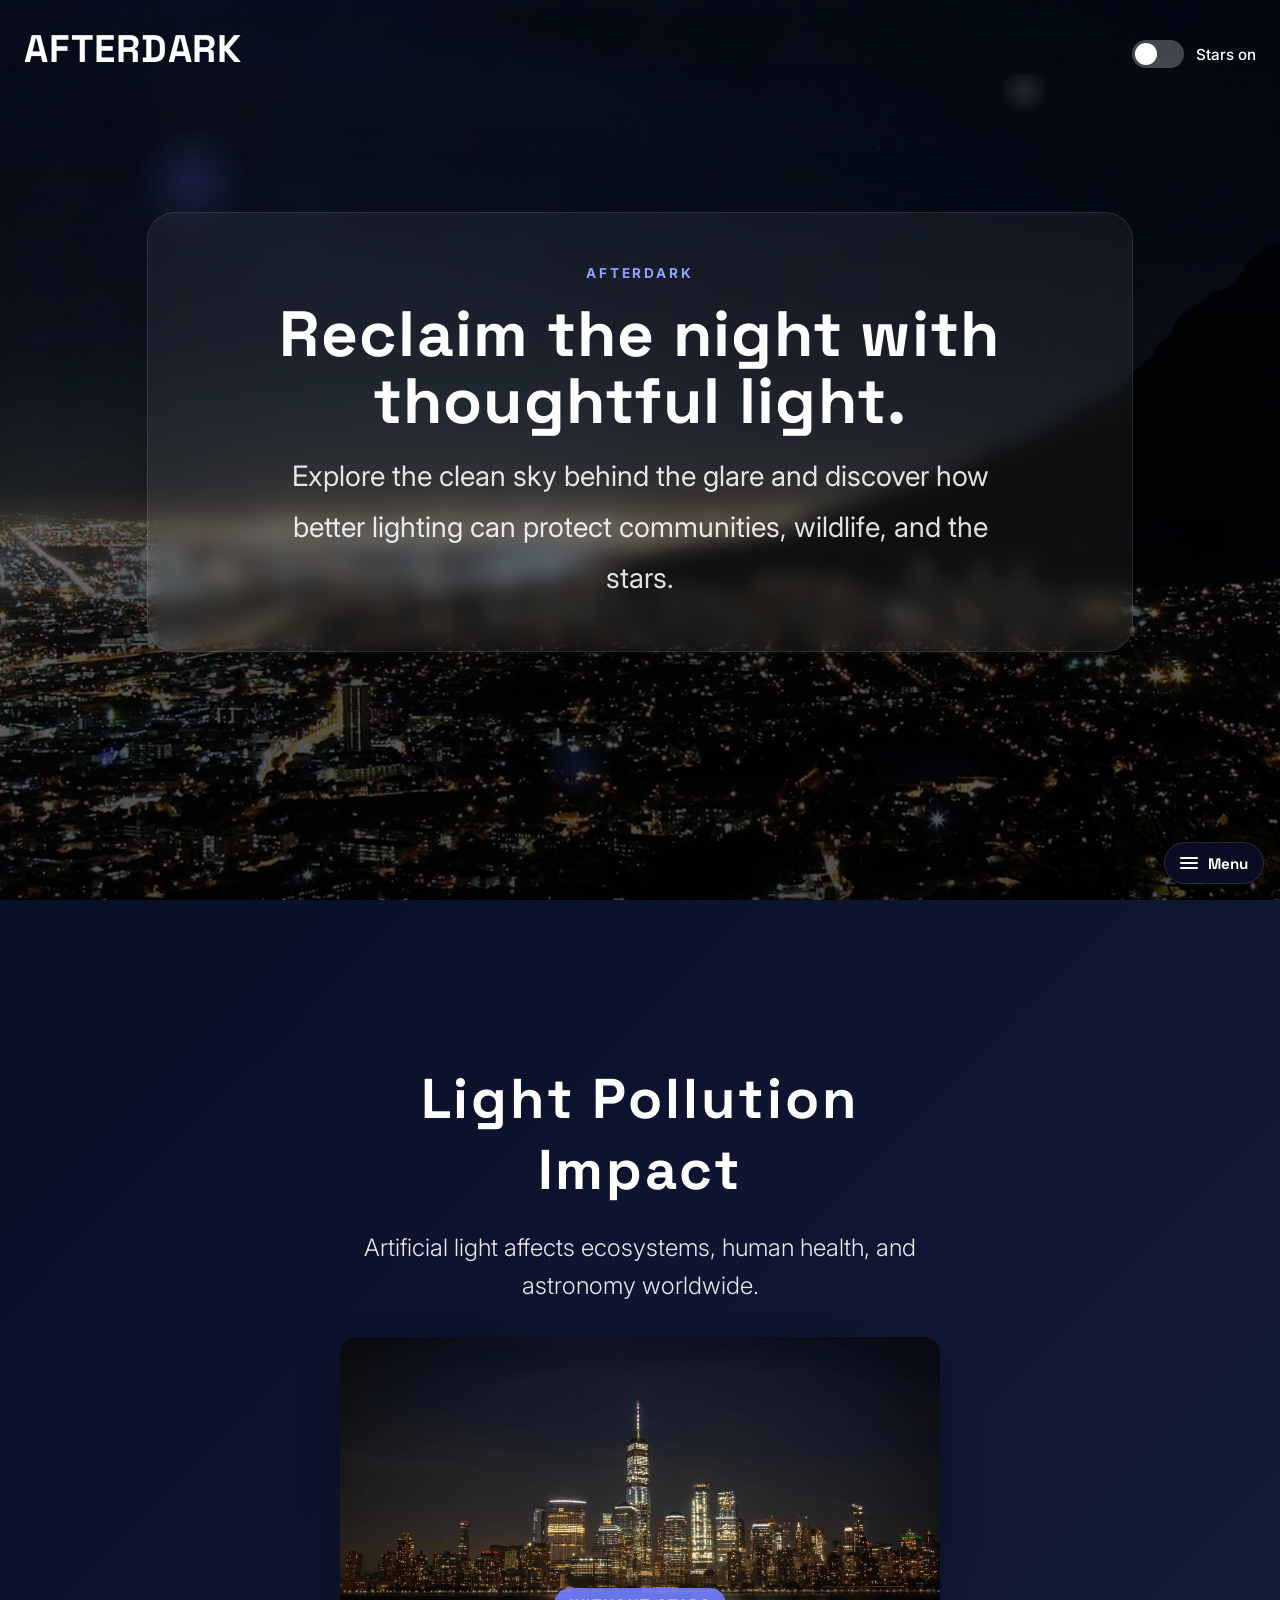
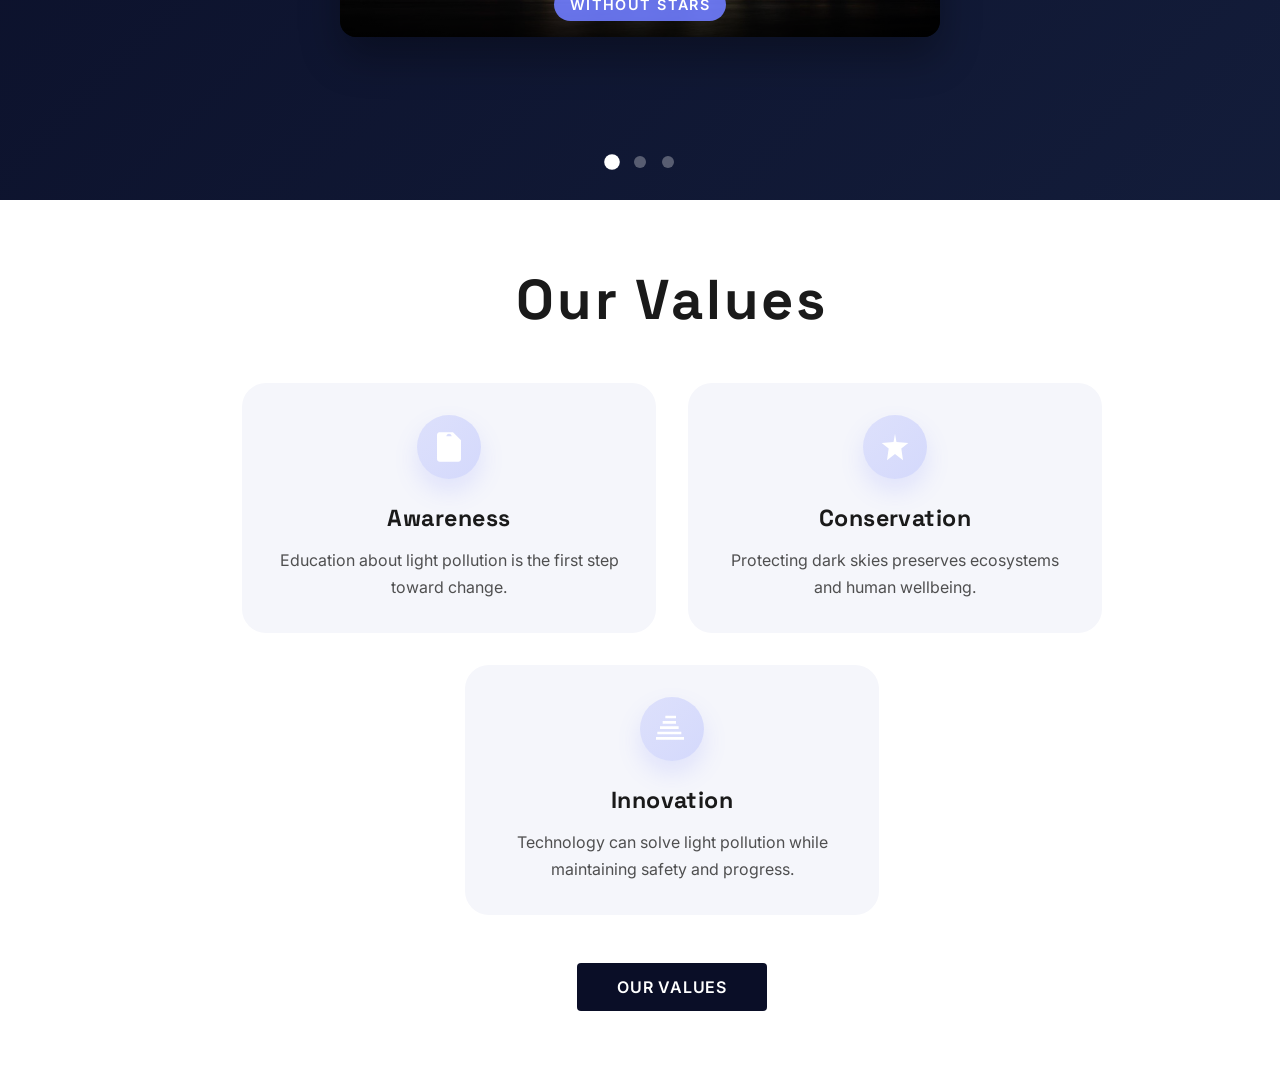
<file: index.html>
<!DOCTYPE html>
<html lang="en">
<head>
    <meta charset="UTF-8">
    <meta name="viewport" content="width=device-width, initial-scale=1.0">
    <title>AFTERDARK</title>
    <link href="https://fonts.googleapis.com/css2?family=Inter:wght@400;600&family=Space+Grotesk:wght@700&display=swap" rel="stylesheet">
    <link rel="icon" type="image/png" href="images/icons-logos/AfterDark.png">
    <link rel="stylesheet" href="css/style.css">
</head>
<body>
    <div class="page-shell">
        <header class="site-header">
            <div class="logo-container">
                <a class="brand-link" href="#">
                    <span class="typewriter-text" style="--chars: 9;">AFTERDARK</span>
                </a>
            </div>
            <div class="toggle-panel">
                <label class="toggle-switch">
                    <input type="checkbox" id="bg-toggle" class="toggle-input">
                    <span class="toggle-slider"></span>
                </label>
                <span class="toggle-label">Stars on</span>
            </div>
        </header>

        <main class="hero">
            <div class="hero-panel">
                <div class="hero-copy">
                    <p class="eyebrow">AfterDark</p>
                    <h1>Reclaim the night with thoughtful light.</h1>
                    <p>Explore the clean sky behind the glare and discover how better lighting can protect communities, wildlife, and the stars.</p>
                </div>
            </div>
        </main>
    </div>

    <section class="slider-section" id="explore">
        <div class="slider-container">
            <div class="slider-wrapper">
                <div class="slide slide-1">
                    <div class="slide-content">
                        <h2>Light Pollution Impact</h2>
                        <p>Artificial light affects ecosystems, human health, and astronomy worldwide.</p>
                        <div class="slide-image">
                            <img src="images/light-pollution-new-york-no-stars.jpg" alt="New York City without stars - light pollution" class="comparison-image">
                            <div class="image-overlay">
                                <span class="image-label">Without Stars</span>
                            </div>
                        </div>
                    </div>
                </div>
                <div class="slide slide-2">
                    <div class="slide-content">
                        <h2>Urban Skyglow</h2>
                        <p>Most of humanity lives under light-polluted skies, disconnected from the stars.</p>
                        <div class="slide-image">
                            <img src="images/light-pollution-new-york-stars.jpg" alt="New York City with visible stars - what it could look like" class="comparison-image">
                            <div class="image-overlay">
                                <span class="image-label">With Stars</span>
                            </div>
                        </div>
                    </div>
                </div>
                <div class="slide slide-3">
                    <div class="slide-content">
                        <h2>A Brighter Future</h2>
                        <p>Smart lighting and awareness create pathways to restore dark skies.</p>
                        <div class="slide-image">
                            <img src="images/light-pollution-barcelona-stars.jpg" alt="Barcelona night sky with stars visible" class="comparison-image">
                            <div class="image-overlay">
                                <span class="image-label">Restored Night Sky</span>
                            </div>
                        </div>
                    </div>
                </div>
            </div>
            <div class="slider-controls">
                <button class="slider-dot active" data-slide="0"></button>
                <button class="slider-dot" data-slide="1"></button>
                <button class="slider-dot" data-slide="2"></button>
            </div>
        </div>
    </section>

    <section class="values-section">
        <div class="values-container">
            <h2 class="section-title">Our Values</h2>
            <div class="values-grid">
                <div class="value-card">
                    <div class="value-icon">
                        <svg width="48" height="48" viewBox="0 0 24 24" fill="none" xmlns="http://www.w3.org/2000/svg">
                            <path d="M12 2C13.1 2 14 2.9 14 4C14 5.1 13.1 6 12 6C10.9 6 10 5.1 10 4C10 2.9 10.9 2 12 2ZM21 9V7L15 1H5C3.89 1 3 1.89 3 3V21C3 22.11 3.89 23 5 23H19C20.11 23 21 22.11 21 21V9M19 9H14V4H5V21H19V9Z" fill="#6f7dff"/>
                        </svg>
                    </div>
                    <h3>Awareness</h3>
                    <p>Education about light pollution is the first step toward change.</p>
                </div>
                <div class="value-card">
                    <div class="value-icon">
                        <svg width="48" height="48" viewBox="0 0 24 24" fill="none" xmlns="http://www.w3.org/2000/svg">
                            <path d="M12 2L13.09 8.26L22 9L16.74 13.09L18 22L12 17.27L6 22L7.26 13.09L2 9L10.91 8.26L12 2Z" fill="#6f7dff"/>
                        </svg>
                    </div>
                    <h3>Conservation</h3>
                    <p>Protecting dark skies preserves ecosystems and human wellbeing.</p>
                </div>
                <div class="value-card">
                    <div class="value-icon">
                        <svg width="48" height="48" viewBox="0 0 24 24" fill="none" xmlns="http://www.w3.org/2000/svg">
                            <path d="M9 2V4H7V2H9M11 2V4H9V2H11M13 2V4H11V2H13M15 2V4H13V2H15M7 6V8H5V6H7M9 6V8H7V6H9M11 6V8H9V6H11M13 6V8H11V6H13M15 6V8H13V6H15M5 10V12H3V10H5M7 10V12H5V10H7M9 10V12H7V10H9M11 10V12H9V10H11M13 10V12H11V10H13M15 10V12H13V10H15M17 10V12H15V10H17M3 14V16H1V14H3M5 14V16H3V14H5M7 14V16H5V14H7M9 14V16H7V14H9M11 14V16H9V14H11M13 14V16H11V14H13M15 14V16H13V14H15M17 14V16H15V14H17M19 14V16H17V14H19M1 18V20H-1V18H1M3 18V20H1V18H3M5 18V20H3V18H5M7 18V20H5V18H7M9 18V20H7V18H9M11 18V20H9V18H11M13 18V20H11V18H13M15 18V20H13V18H15M17 18V20H15V18H17M19 18V20H17V18H19M21 18V20H19V18H21Z" fill="#6f7dff"/>
                        </svg>
                    </div>
                    <h3>Innovation</h3>
                    <p>Technology can solve light pollution while maintaining safety and progress.</p>
                </div>
            </div>
            <a href="values.html" class="values-button">OUR VALUES</a>
        </div>
    </section>

    <div class="bottom-menu" id="bottomMenu">
        <button class="bottom-menu-toggle" id="menuToggle" aria-expanded="false" aria-controls="menuContent">
            <span class="menu-icon"><span></span></span>
            <span class="menu-label">Menu</span>
        </button>
        <div class="bottom-menu-content" id="menuContent" aria-hidden="true">
            <nav class="bottom-nav">
                <a href="values.html">Values</a>
                <a href="goalsandactionplan.html">Goals & Plan</a>
                <a href="q&a.html">Q&A</a>
            </nav>
        </div>
    </div>

    <script src="js/javascriptOne.js" defer></script>
</body>
</html>
</file>
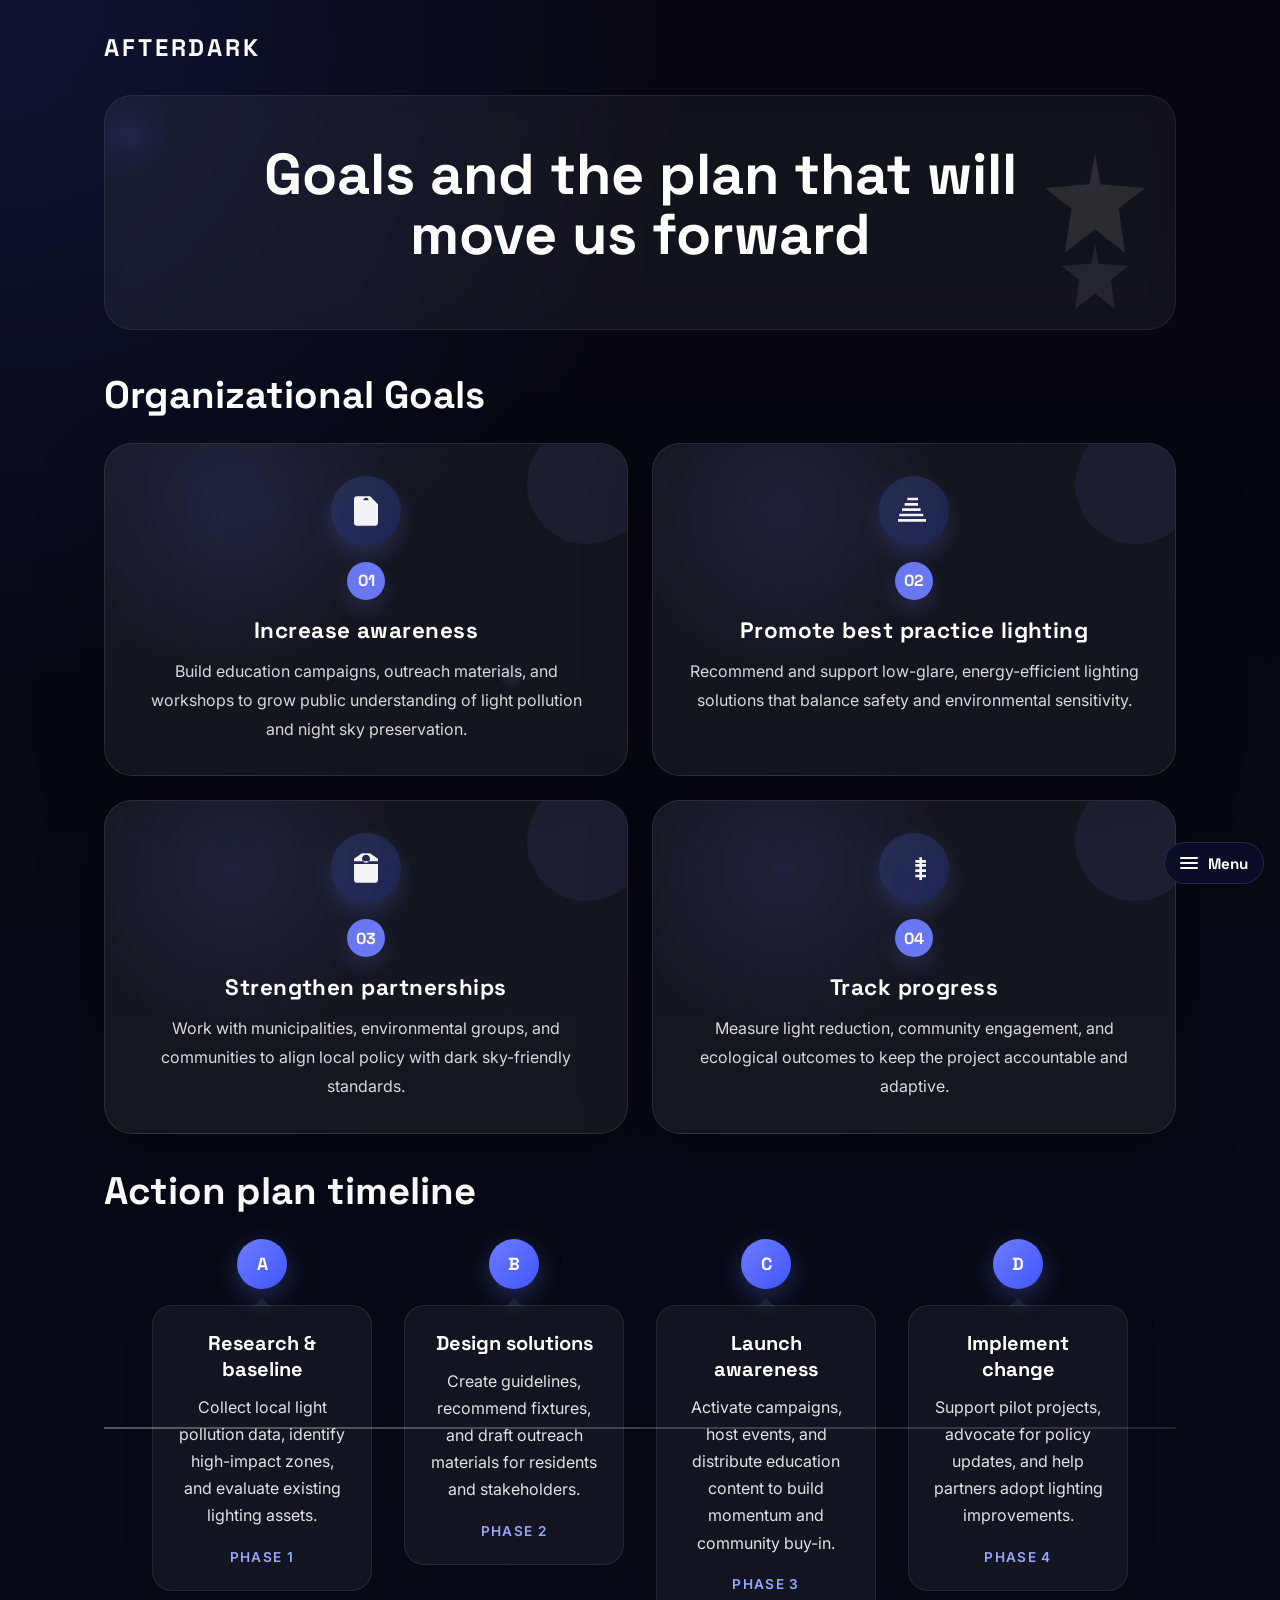
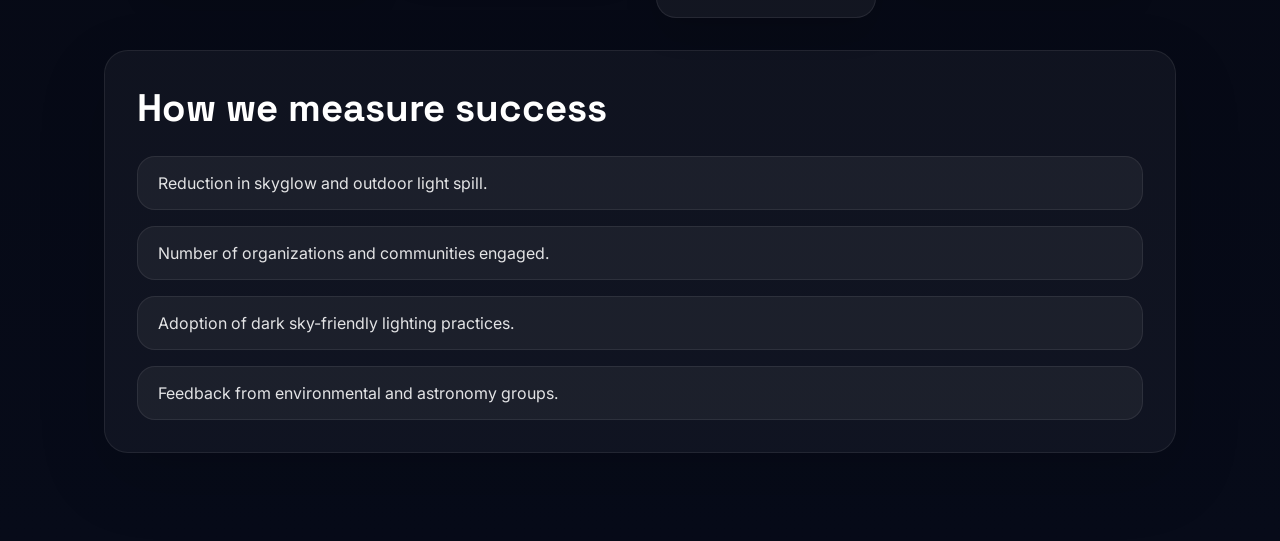
<file: goalsandactionplan.html>
<!DOCTYPE html>
<html lang="en">
<head>
    <meta charset="UTF-8">
    <meta name="viewport" content="width=device-width, initial-scale=1.0">
    <title>AFTERDARK | Goals & Action Plan</title>
    <link href="https://fonts.googleapis.com/css2?family=Inter:wght@400;600&family=Space+Grotesk:wght@700&display=swap" rel="stylesheet">
    <link rel="icon" type="image/png" href="images/icons-logos/AfterDark.png">
    <link rel="stylesheet" href="css/goalnplan.css">
</head>
<body>
    <div class="goal-shell">
        <header class="goal-header">
            <div>
                <a class="brand-link" href="index.html">AFTERDARK</a>
            </div>
        </header>

        <section class="goal-hero">
            <div class="goal-hero-copy">
                <h1>Goals and the plan that will move us forward</h1>
            </div>
            <div class="hero-decoration">
                <div class="star-decoration">
                    <svg width="120" height="120" viewBox="0 0 24 24" fill="none" xmlns="http://www.w3.org/2000/svg">
                        <path d="M12 2L13.09 8.26L22 9L16.74 13.09L18 22L12 17.27L6 22L7.26 13.09L2 9L10.91 8.26L12 2Z" fill="rgba(255, 255, 255, 0.1)"/>
                    </svg>
                </div>
                <div class="star-decoration small">
                    <svg width="80" height="80" viewBox="0 0 24 24" fill="none" xmlns="http://www.w3.org/2000/svg">
                        <path d="M12 2L13.09 8.26L22 9L16.74 13.09L18 22L12 17.27L6 22L7.26 13.09L2 9L10.91 8.26L12 2Z" fill="rgba(255, 255, 255, 0.08)"/>
                    </svg>
                </div>
            </div>
        </section>

        <section class="goal-goals-section">
            <h2>Organizational Goals</h2>
            <div class="goal-cards">
                <article class="goal-card">
                    <div class="goal-icon">
                        <svg width="48" height="48" viewBox="0 0 24 24" fill="none" xmlns="http://www.w3.org/2000/svg">
                            <path d="M12 2C13.1 2 14 2.9 14 4C14 5.1 13.1 6 12 6C10.9 6 10 5.1 10 4C10 2.9 10.9 2 12 2ZM21 9V7L15 1H5C3.89 1 3 1.89 3 3V21C3 22.11 3.89 23 5 23H19C20.11 23 21 22.11 21 21V9M19 9H14V4H5V21H19V9Z" fill="#6f7dff"/>
                        </svg>
                    </div>
                    <span class="goal-badge">01</span>
                    <h3>Increase awareness</h3>
                    <p>Build education campaigns, outreach materials, and workshops to grow public understanding of light pollution and night sky preservation.</p>
                </article>
                <article class="goal-card">
                    <div class="goal-icon">
                        <svg width="48" height="48" viewBox="0 0 24 24" fill="none" xmlns="http://www.w3.org/2000/svg">
                            <path d="M9 2V4H7V2H9M11 2V4H9V2H11M13 2V4H11V2H13M15 2V4H13V2H15M7 6V8H5V6H7M9 6V8H7V6H9M11 6V8H9V6H11M13 6V8H11V6H13M15 6V8H13V6H15M5 10V12H3V10H5M7 10V12H5V10H7M9 10V12H7V10H9M11 10V12H9V10H11M13 10V12H11V10H13M15 10V12H13V10H15M17 10V12H15V10H17M3 14V16H1V14H3M5 14V16H3V14H5M7 14V16H5V14H7M9 14V16H7V14H9M11 14V16H9V14H11M13 14V16H11V14H13M15 14V16H13V14H15M17 14V16H15V14H17M19 14V16H17V14H19M1 18V20H-1V18H1M3 18V20H1V18H3M5 18V20H3V18H5M7 18V20H5V18H7M9 18V20H7V18H9M11 18V20H9V18H11M13 18V20H11V18H13M15 18V20H13V18H15M17 18V20H15V18H17M19 18V20H17V18H19M21 18V20H19V18H21Z" fill="#6f7dff"/>
                        </svg>
                    </div>
                    <span class="goal-badge">02</span>
                    <h3>Promote best practice lighting</h3>
                    <p>Recommend and support low-glare, energy-efficient lighting solutions that balance safety and environmental sensitivity.</p>
                </article>
                <article class="goal-card">
                    <div class="goal-icon">
                        <svg width="48" height="48" viewBox="0 0 24 24" fill="none" xmlns="http://www.w3.org/2000/svg">
                            <path d="M12 2C13.66 2 15 3.34 15 5C15 6.66 13.66 8 12 8C10.34 8 9 6.66 9 5C9 3.34 10.34 2 12 2ZM21 7V5L15 1H9L3 5V7H21M21 9H3V21C3 22.11 3.89 23 5 23H19C20.11 23 21 22.11 21 21V9Z" fill="#6f7dff"/>
                        </svg>
                    </div>
                    <span class="goal-badge">03</span>
                    <h3>Strengthen partnerships</h3>
                    <p>Work with municipalities, environmental groups, and communities to align local policy with dark sky-friendly standards.</p>
                </article>
                <article class="goal-card">
                    <div class="goal-icon">
                        <svg width="48" height="48" viewBox="0 0 24 24" fill="none" xmlns="http://www.w3.org/2000/svg">
                            <path d="M16 4L16 6L13 6L13 8L16 8L16 10L18 10L18 8L21 8L21 6L18 6L18 4L16 4ZM13 9L13 11L16 11L16 13L13 13L13 15L16 15L16 17L13 17L13 19L16 19L16 21L18 21L18 19L21 19L21 17L18 17L18 15L21 15L21 13L18 13L18 11L21 11L21 9L13 9Z" fill="#6f7dff"/>
                        </svg>
                    </div>
                    <span class="goal-badge">04</span>
                    <h3>Track progress</h3>
                    <p>Measure light reduction, community engagement, and ecological outcomes to keep the project accountable and adaptive.</p>
                </article>
            </div>
        </section>

        <section class="goal-plan-section">
            <h2>Action plan timeline</h2>
            <div class="timeline">
                <div class="timeline-item">
                    <div class="timeline-marker">A</div>
                    <div class="timeline-content">
                        <h3>Research & baseline</h3>
                        <p>Collect local light pollution data, identify high-impact zones, and evaluate existing lighting assets.</p>
                        <span class="timeline-date">Phase 1</span>
                    </div>
                </div>
                <div class="timeline-item">
                    <div class="timeline-marker">B</div>
                    <div class="timeline-content">
                        <h3>Design solutions</h3>
                        <p>Create guidelines, recommend fixtures, and draft outreach materials for residents and stakeholders.</p>
                        <span class="timeline-date">Phase 2</span>
                    </div>
                </div>
                <div class="timeline-item">
                    <div class="timeline-marker">C</div>
                    <div class="timeline-content">
                        <h3>Launch awareness</h3>
                        <p>Activate campaigns, host events, and distribute education content to build momentum and community buy-in.</p>
                        <span class="timeline-date">Phase 3</span>
                    </div>
                </div>
                <div class="timeline-item">
                    <div class="timeline-marker">D</div>
                    <div class="timeline-content">
                        <h3>Implement change</h3>
                        <p>Support pilot projects, advocate for policy updates, and help partners adopt lighting improvements.</p>
                        <span class="timeline-date">Phase 4</span>
                    </div>
                </div>
            </div>
        </section>

        <section class="goal-detail-section">
            <div class="goal-detail-card">
                <h2>How we measure success</h2>
                <ul>
                    <li>Reduction in skyglow and outdoor light spill.</li>
                    <li>Number of organizations and communities engaged.</li>
                    <li>Adoption of dark sky-friendly lighting practices.</li>
                    <li>Feedback from environmental and astronomy groups.</li>
                </ul>
            </div>
        </section>

    <div class="bottom-menu" id="bottomMenu">
        <button class="bottom-menu-toggle" id="menuToggle" aria-expanded="false" aria-controls="menuContent">
            <span class="menu-icon"><span></span></span>
            <span class="menu-label">Menu</span>
        </button>
        <div class="bottom-menu-content" id="menuContent" aria-hidden="true">
            <nav class="bottom-nav">
                <a href="values.html">Values</a>
                <a href="goalsandactionplan.html">Goals & Plan</a>
                <a href="q&a.html">Q&A</a>
            </nav>
        </div>
    </div>
    <script src="js/javascriptOne.js" defer></script>
    </div>
</body>
</html>
</file>
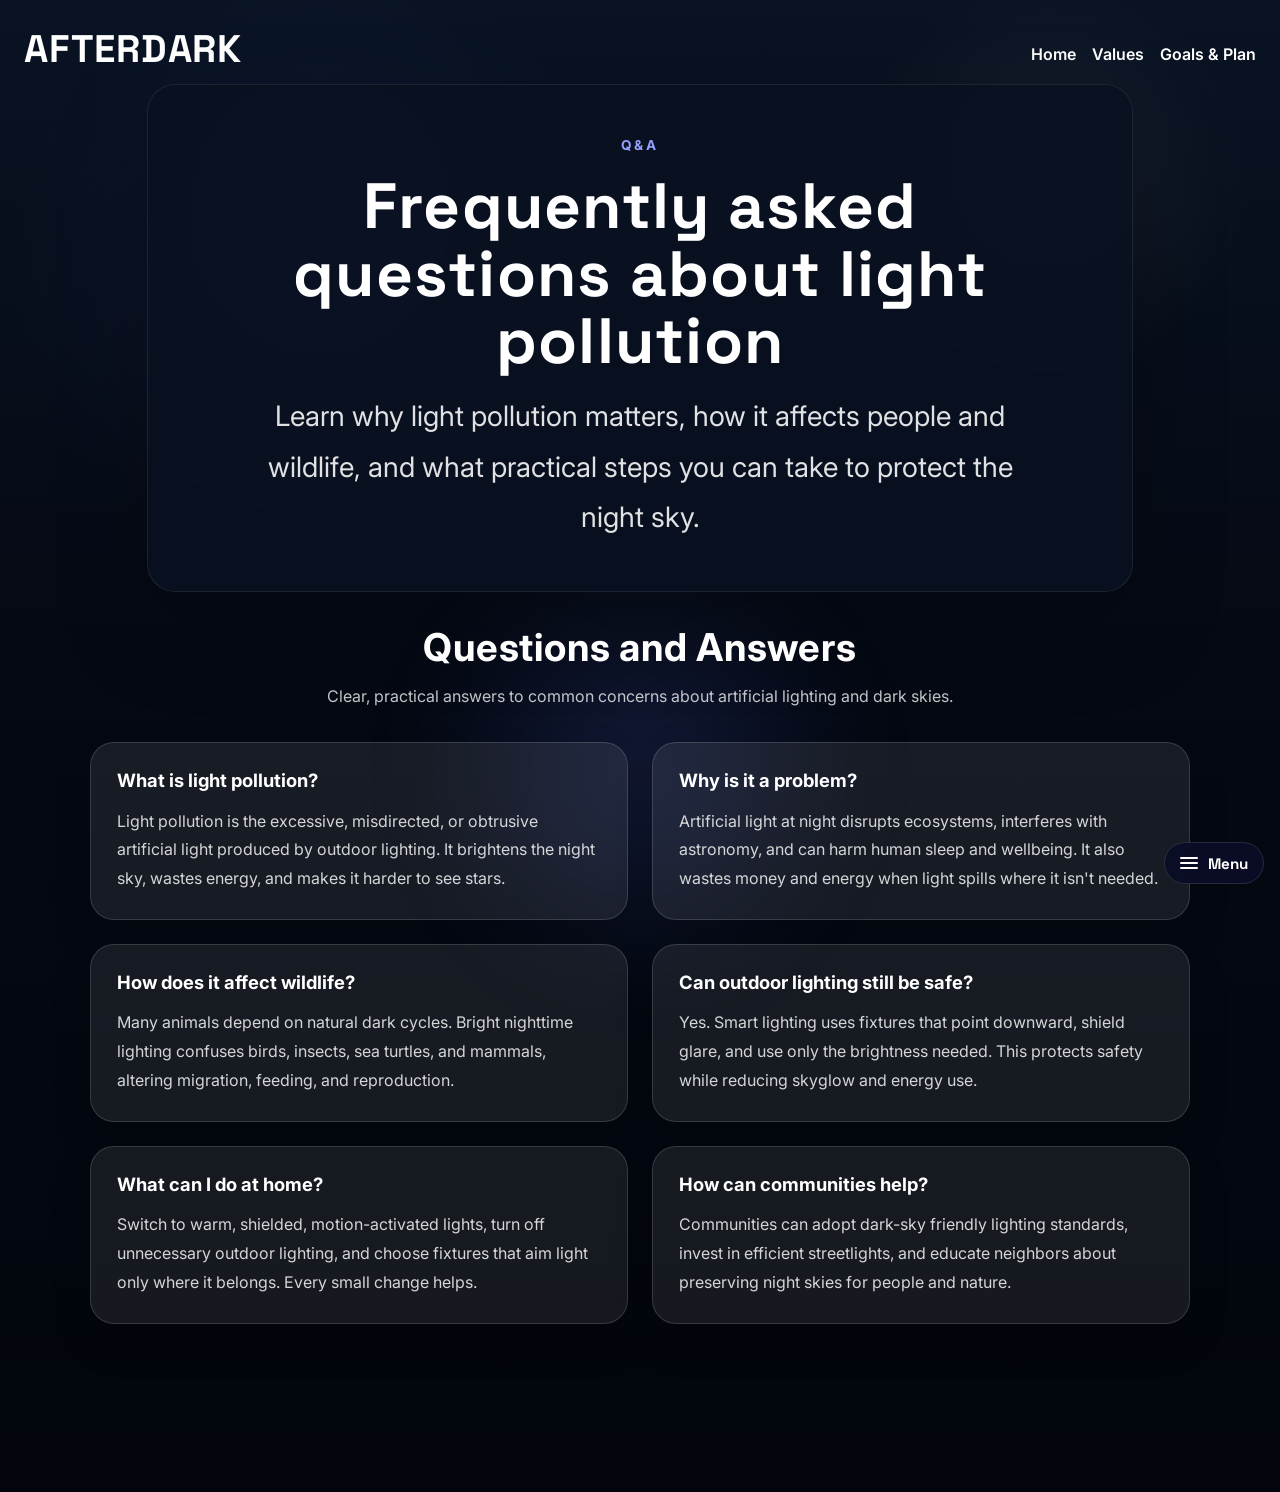
<file: q&a.html>
<!DOCTYPE html>
<html lang="en">
<head>
    <meta charset="UTF-8">
    <meta name="viewport" content="width=device-width, initial-scale=1.0">
    <title>Light Pollution Q&A</title>
    <link href="https://fonts.googleapis.com/css2?family=Inter:wght@400;600;700&family=Space+Grotesk:wght@700&display=swap" rel="stylesheet">
    <link rel="icon" type="image/png" href="images/icons-logos/AfterDark.png">
    <link rel="stylesheet" href="css/style.css">
    <link rel="stylesheet" href="css/q&a.css">
</head>
<body class="qapage">
    <div class="page-shell">
        <header class="site-header">
            <div class="logo-container">
                <a class="brand-link" href="index.html">
                    <span class="typewriter-text" style="--chars: 9;">AFTERDARK</span>
                </a>
            </div>
            <nav class="nav-links">
                <a href="index.html">Home</a>
                <a href="values.html">Values</a>
                <a href="goalsandactionplan.html">Goals &amp; Plan</a>
            </nav>
        </header>

        <main class="hero">
            <div class="hero-panel">
                <div class="hero-copy">
                    <p class="eyebrow">Q&amp;A</p>
                    <h1>Frequently asked questions about light pollution</h1>
                    <p>Learn why light pollution matters, how it affects people and wildlife, and what practical steps you can take to protect the night sky.</p>
                </div>
            </div>
        </main>

        <section class="qa-section">
            <div class="qa-header">
                <h2>Questions and Answers</h2>
                <p>Clear, practical answers to common concerns about artificial lighting and dark skies.</p>
            </div>
            <div class="qa-grid">
                <article class="qa-card">
                    <h3>What is light pollution?</h3>
                    <p>Light pollution is the excessive, misdirected, or obtrusive artificial light produced by outdoor lighting. It brightens the night sky, wastes energy, and makes it harder to see stars.</p>
                </article>
                <article class="qa-card">
                    <h3>Why is it a problem?</h3>
                    <p>Artificial light at night disrupts ecosystems, interferes with astronomy, and can harm human sleep and wellbeing. It also wastes money and energy when light spills where it isn't needed.</p>
                </article>
                <article class="qa-card">
                    <h3>How does it affect wildlife?</h3>
                    <p>Many animals depend on natural dark cycles. Bright nighttime lighting confuses birds, insects, sea turtles, and mammals, altering migration, feeding, and reproduction.</p>
                </article>
                <article class="qa-card">
                    <h3>Can outdoor lighting still be safe?</h3>
                    <p>Yes. Smart lighting uses fixtures that point downward, shield glare, and use only the brightness needed. This protects safety while reducing skyglow and energy use.</p>
                </article>
                <article class="qa-card">
                    <h3>What can I do at home?</h3>
                    <p>Switch to warm, shielded, motion-activated lights, turn off unnecessary outdoor lighting, and choose fixtures that aim light only where it belongs. Every small change helps.</p>
                </article>
                <article class="qa-card">
                    <h3>How can communities help?</h3>
                    <p>Communities can adopt dark-sky friendly lighting standards, invest in efficient streetlights, and educate neighbors about preserving night skies for people and nature.</p>
                </article>
            </div>
        </section>
    </div>

    <div class="bottom-menu" id="bottomMenu">
        <button class="bottom-menu-toggle" id="menuToggle" aria-expanded="false" aria-controls="menuContent">
            <span class="menu-icon"><span></span></span>
            <span class="menu-label">Menu</span>
        </button>
        <div class="bottom-menu-content" id="menuContent" aria-hidden="true">
            <nav class="bottom-nav">
                <a href="index.html">Home</a>
                <a href="values.html">Values</a>
                <a href="goalsandactionplan.html">Goals &amp; Plan</a>
            </nav>
        </div>
    </div>

    <script src="js/javascriptOne.js" defer></script>
</body>
</html>
</file>
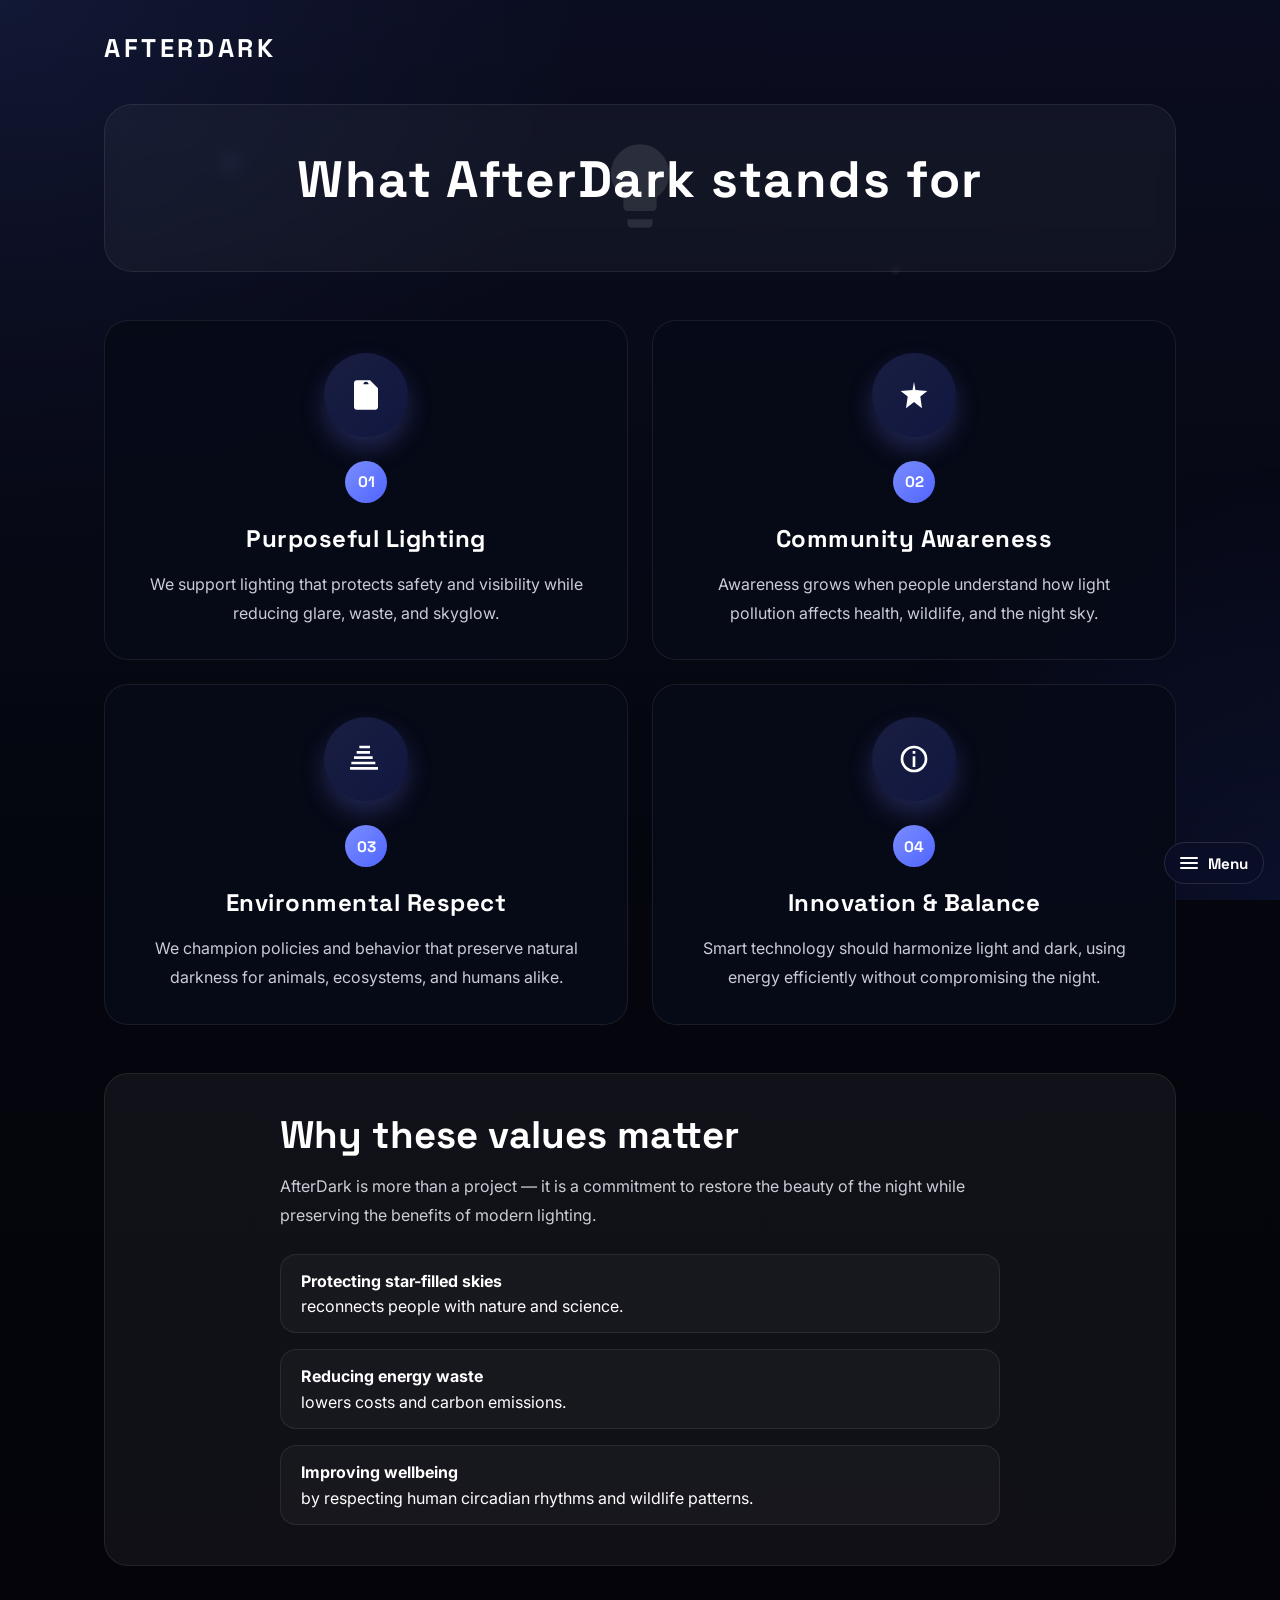
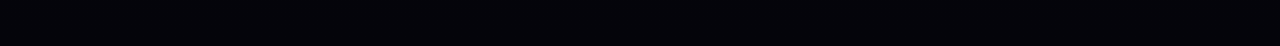
<file: values.html>
<!DOCTYPE html>
<html lang="en">
<head>
    <meta charset="UTF-8">
    <meta name="viewport" content="width=device-width, initial-scale=1.0">
    <link href="https://fonts.googleapis.com/css2?family=Inter:wght@400;600&family=Space+Grotesk:wght@700&display=swap" rel="stylesheet">
    <link rel="icon" type="image/png" href="images/icons-logos/AfterDark.png">
    <link rel="stylesheet" href="css/value_style.css">
    <title>AFTERDARK | Values</title>
</head>
<body>
    <div class="values-page-shell">
        <header class="values-header">
            <a class="brand-link" href="index.html">AFTERDARK</a>
        </header>

        <section class="values-hero">
            <div class="values-hero-copy">
                <h1>What AfterDark stands for</h1>
            </div>
            <div class="values-decoration">
                <div class="light-bulb">
                    <svg width="100" height="100" viewBox="0 0 24 24" fill="none" xmlns="http://www.w3.org/2000/svg">
                        <path d="M12 2A7 7 0 0 0 5 9C5 11.38 6.19 13.47 8 14.74V17A1 1 0 0 0 9 18H15A1 1 0 0 0 16 17V14.74C17.81 13.47 19 11.38 19 9A7 7 0 0 0 12 2M9 21A1 1 0 0 0 10 22H14A1 1 0 0 0 15 21V20H9V21Z" fill="rgba(255, 255, 255, 0.1)"/>
                    </svg>
                </div>
            </div>
        </section>

        <section class="values-grid-section">
            <div class="values-grid-item">
                <div class="values-card">
                    <div class="values-icon">
                        <svg width="64" height="64" viewBox="0 0 24 24" fill="none" xmlns="http://www.w3.org/2000/svg">
                            <path d="M12 2C13.1 2 14 2.9 14 4C14 5.1 13.1 6 12 6C10.9 6 10 5.1 10 4C10 2.9 10.9 2 12 2ZM21 9V7L15 1H5C3.89 1 3 1.89 3 3V21C3 22.11 3.89 23 5 23H19C20.11 23 21 22.11 21 21V9M19 9H14V4H5V21H19V9Z" fill="#6f7dff"/>
                        </svg>
                    </div>
                    <span class="value-number">01</span>
                    <h2>Purposeful Lighting</h2>
                    <p>We support lighting that protects safety and visibility while reducing glare, waste, and skyglow.</p>
                </div>
            </div>
            <div class="values-grid-item">
                <div class="values-card">
                    <div class="values-icon">
                        <svg width="64" height="64" viewBox="0 0 24 24" fill="none" xmlns="http://www.w3.org/2000/svg">
                            <path d="M12 2L13.09 8.26L22 9L16.74 13.09L18 22L12 17.27L6 22L7.26 13.09L2 9L10.91 8.26L12 2Z" fill="#6f7dff"/>
                        </svg>
                    </div>
                    <span class="value-number">02</span>
                    <h2>Community Awareness</h2>
                    <p>Awareness grows when people understand how light pollution affects health, wildlife, and the night sky.</p>
                </div>
            </div>
            <div class="values-grid-item">
                <div class="values-card">
                    <div class="values-icon">
                        <svg width="64" height="64" viewBox="0 0 24 24" fill="none" xmlns="http://www.w3.org/2000/svg">
                            <path d="M9 2V4H7V2H9M11 2V4H9V2H11M13 2V4H11V2H13M15 2V4H13V2H15M7 6V8H5V6H7M9 6V8H7V6H9M11 6V8H9V6H11M13 6V8H11V6H13M15 6V8H13V6H15M5 10V12H3V10H5M7 10V12H5V10H7M9 10V12H7V10H9M11 10V12H9V10H11M13 10V12H11V10H13M15 10V12H13V10H15M17 10V12H15V10H17M3 14V16H1V14H3M5 14V16H3V14H5M7 14V16H5V14H7M9 14V16H7V14H9M11 14V16H9V14H11M13 14V16H11V14H13M15 14V16H13V14H15M17 14V16H15V14H17M19 14V16H17V14H19M1 18V20H-1V18H1M3 18V20H1V18H3M5 18V20H3V18H5M7 18V20H5V18H7M9 18V20H7V18H9M11 18V20H9V18H11M13 18V20H11V18H13M15 18V20H13V18H15M17 18V20H15V18H17M19 18V20H17V18H19M21 18V20H19V18H21Z" fill="#6f7dff"/>
                        </svg>
                    </div>
                    <span class="value-number">03</span>
                    <h2>Environmental Respect</h2>
                    <p>We champion policies and behavior that preserve natural darkness for animals, ecosystems, and humans alike.</p>
                </div>
            </div>
            <div class="values-grid-item">
                <div class="values-card">
                    <div class="values-icon">
                        <svg width="64" height="64" viewBox="0 0 24 24" fill="none" xmlns="http://www.w3.org/2000/svg">
                            <path d="M12 2A10 10 0 0 0 2 12A10 10 0 0 0 12 22A10 10 0 0 0 22 12A10 10 0 0 0 12 2M12 4A8 8 0 0 1 20 12A8 8 0 0 1 12 20A8 8 0 0 1 4 12A8 8 0 0 1 12 4M11 6V8H13V6H11M11 10V18H13V10H11Z" fill="#6f7dff"/>
                        </svg>
                    </div>
                    <span class="value-number">04</span>
                    <h2>Innovation & Balance</h2>
                    <p>Smart technology should harmonize light and dark, using energy efficiently without compromising the night.</p>
                </div>
            </div>
        </section>

        <section class="values-detail">
            <div class="values-detail-copy">
                <h2>Why these values matter</h2>
                <p>AfterDark is more than a project — it is a commitment to restore the beauty of the night while preserving the benefits of modern lighting.</p>
                <ul>
                    <li><strong>Protecting star-filled skies</strong> reconnects people with nature and science.</li>
                    <li><strong>Reducing energy waste</strong> lowers costs and carbon emissions.</li>
                    <li><strong>Improving wellbeing</strong> by respecting human circadian rhythms and wildlife patterns.</li>
                </ul>
            </div>
        </section>

    <div class="bottom-menu" id="bottomMenu">
        <button class="bottom-menu-toggle" id="menuToggle" aria-expanded="false" aria-controls="menuContent">
            <span class="menu-icon"><span></span></span>
            <span class="menu-label">Menu</span>
        </button>
        <div class="bottom-menu-content" id="menuContent" aria-hidden="true">
            <nav class="bottom-nav">
                <a href="values.html">Values</a>
                <a href="goalsandactionplan.html">Goals & Plan</a>
                <a href="q&a.html">Q&A</a>
            </nav>
        </div>
    </div>
    <script src="js/javascriptOne.js" defer></script>
    </div>
</body>
</html>
</file>
<file: css/style.css>
body {
    margin: 0;
    min-height: 100vh;
    color: #ffffff;
    font-family: 'Inter', sans-serif;
    background: url("../images/light-pollution-cape-town-no-stars.jpg") center/cover no-repeat fixed;
    overflow-x: hidden;
}

/* Dark overlay for readability */
body::before {
    content: "";
    position: fixed;
    inset: 0;
    background-image:
        radial-gradient(circle at 15% 20%, rgba(88, 114, 235, 0.18), transparent 15%),
        radial-gradient(circle at 80% 10%, rgba(255, 255, 255, 0.12), transparent 10%),
        radial-gradient(circle at 45% 85%, rgba(71, 122, 255, 0.14), transparent 16%),
        linear-gradient(180deg, rgba(0, 0, 0, 0.4), rgba(0, 0, 0, 0.7));
    background-size: 28% 28%, 18% 18%, 22% 22%, 100% 100%;
    background-repeat: no-repeat;
    background-position: 15% 20%, 80% 10%, 45% 85%, 0 0;
    pointer-events: none;
    z-index: -1;
    animation: driftBackground 32s linear infinite;
}

@keyframes driftBackground {
    0% {
        background-position: 15% 20%, 80% 10%, 45% 85%, 0 0;
    }
    100% {
        background-position: 5% 10%, 85% 20%, 55% 90%, 0 0;
    }
}

/* Secondary overlay for smooth background transition */
body::after {
    content: "";
    position: fixed;
    inset: 0;
    background-image: url("../images/light-pollution-cape-town-stars.jpg");
    background-position: center;
    background-size: cover;
    background-attachment: fixed;
    opacity: 0;
    transition: opacity 0.5s ease;
    pointer-events: none;
    z-index: -2;
}

body.alt-background::after {
    opacity: 1;
}

/* Flexbox Layout */
.page-shell {
    min-height: 100vh;
    display: flex;
    flex-direction: column;
    padding: 24px;
    padding-bottom: 120px;
    box-sizing: border-box;
}

.site-header {
    display: flex;
    justify-content: space-between;
    align-items: center;
    gap: 1rem;
    width: 100%;
}

.logo-container {
    display: flex;
    align-items: center;
}

.brand-link {
    font-family: 'Space Grotesk', sans-serif;
    font-size: clamp(1.5rem, 4vw, 2.4rem);
    font-weight: 800;
    letter-spacing: 0.08em;
    text-transform: uppercase;
    color: #ffffff;
    text-decoration: none;
}

/* TYPEWRITER SYSTEM */
.typewriter-text {
    display: inline-block;
    overflow: hidden;
    white-space: nowrap;
    width: 0;
    opacity: 0;
    letter-spacing: 0.02em;
}

.typewriter-text::after {
    content: '';
    display: inline-block;
    width: 2px;
    height: 1em;
    background-color: rgba(255, 255, 255, 0.85);
    margin-left: 3px;
    vertical-align: text-bottom;
    animation: blink-cursor 0.6s ease-in-out infinite;
}

/* Animate width to fit calculated character width */
.typewriter-text.typing {
    opacity: 1;
    animation: typing 2s linear forwards;
}

.typewriter-text.finished {
    opacity: 1;
}

.typewriter-text.finished::after {
    opacity: 0;
    animation: none;
    transition: opacity 0.3s ease;
}

@keyframes typing {
    from { width: 0; }
    to { width: var(--full-width, 100%); }
}

@keyframes blink-cursor {
    0%, 49%, 100% { opacity: 1; }
    50%, 99% { opacity: 0; }
}

/* Toggle Styling */
.toggle-panel {
    display: flex;
    align-items: center;
    gap: 0.75rem;
}

.toggle-switch {
    position: relative;
    display: inline-block;
    width: 52px;
    height: 28px;
    cursor: pointer;
}

.toggle-input {
    opacity: 0;
    width: 0;
    height: 0;
    position: absolute;
    cursor: pointer;
    z-index: 2;
}

.toggle-slider {
    position: absolute;
    top: 0;
    left: 0;
    right: 0;
    bottom: 0;
    background-color: rgba(255, 255, 255, 0.25);
    border-radius: 28px;
    transition: background-color 0.4s cubic-bezier(0.22, 0.61, 0.36, 1);
    cursor: pointer;
}

.toggle-slider::before {
    content: '';
    position: absolute;
    left: 3px;
    top: 3px;
    width: 22px;
    height: 22px;
    background-color: #ffffff;
    border-radius: 50%;
    transition: transform 0.4s cubic-bezier(0.22, 0.61, 0.36, 1);
}

.toggle-input:checked + .toggle-slider {
    background-color: rgba(255, 255, 255, 0.65);
}

.toggle-input:checked + .toggle-slider::before {
    transform: translateX(24px);
}

.toggle-input:focus + .toggle-slider {
    box-shadow: 0 0 0 2px rgba(255, 255, 255, 0.3);
}

.toggle-label {
    font-size: 0.95rem;
    font-weight: 500;
    user-select: none;
}

.hero {
    flex: 1; /* Takes up remaining vertical space */
    display: flex;
    align-items: center;
    justify-content: center;
    text-align: center;
    padding: 0 12px;
}

.hero-panel {
    width: min(100%, 920px);
    padding: 3rem 2rem;
    background: rgba(255, 255, 255, 0.05);
    border: 1px solid rgba(255, 255, 255, 0.1);
    border-radius: 28px;
    backdrop-filter: blur(10px);
    box-shadow: 0 32px 90px rgba(0, 0, 0, 0.25);
}

.hero-copy {
    max-width: 760px;
    margin: 0 auto;
}

.hero-copy .eyebrow {
    display: inline-block;
    margin-bottom: 1rem;
    color: #94a0ff;
    letter-spacing: 0.22em;
    text-transform: uppercase;
    font-weight: 700;
    font-size: 0.85rem;
}

.hero-copy h1 {
    margin: 0 0 1rem;
    font-family: 'Space Grotesk', sans-serif;
    font-size: clamp(2.8rem, 5vw, 4rem);
    line-height: 1.05;
    letter-spacing: 0.02em;
}

.hero-copy p {
    margin: 0;
    font-size: clamp(1.1rem, 2.2vw, 1.8rem);
    line-height: 1.8;
    color: rgba(255, 255, 255, 0.88);
}

/* Responsive Adjustments */
@media (max-width: 600px) {
    .site-header {
        flex-direction: column;
        text-align: center;
    }
}

/* CTA Button */
.cta-button {
    display: inline-block;
    margin-top: 1.5rem;
    padding: 12px 32px;
    background: rgba(255, 255, 255, 0.15);
    border: 1px solid rgba(255, 255, 255, 0.3);
    border-radius: 4px;
    color: #ffffff;
    font-size: 1rem;
    font-weight: 600;
    text-decoration: none;
    transition: all 0.3s ease;
    letter-spacing: 0.05em;
}

.cta-button:hover {
    background: rgba(255, 255, 255, 0.25);
    border-color: rgba(255, 255, 255, 0.5);
    transform: translateY(-2px);
}

/* Full-Screen Slider Section */
.slider-section {
    width: 100%;
    height: 100vh;
    overflow: hidden;
    background: #0a0e27;
}

.slider-container {
    position: relative;
    width: 100%;
    height: 100%;
}

.slider-wrapper {
    display: flex;
    height: 100%;
    transition: transform 0.6s cubic-bezier(0.22, 0.61, 0.36, 1);
}

.slide {
    width: 100%;
    height: 100%;
    display: flex;
    align-items: center;
    justify-content: center;
    flex-shrink: 0;
    background: linear-gradient(135deg, rgba(10, 14, 39, 0.8), rgba(20, 30, 60, 0.9));
}

.slide-content {
    text-align: center;
    color: #ffffff;
    padding: 2rem;
    max-width: 600px;
}

.slide-image {
    margin-top: 2rem;
    position: relative;
    border-radius: 16px;
    overflow: hidden;
    box-shadow: 0 20px 40px rgba(0, 0, 0, 0.3);
}

.comparison-image {
    width: 100%;
    height: 300px;
    object-fit: cover;
    display: block;
}

.image-overlay {
    position: absolute;
    bottom: 0;
    left: 0;
    right: 0;
    background: linear-gradient(to top, rgba(0, 0, 0, 0.8), transparent);
    padding: 2rem 1.5rem 1rem;
    color: #ffffff;
}

.image-label {
    display: inline-block;
    background: rgba(111, 125, 255, 0.9);
    padding: 0.5rem 1rem;
    border-radius: 20px;
    font-size: 0.9rem;
    font-weight: 600;
    text-transform: uppercase;
    letter-spacing: 0.1em;
}

.slide h2 {
    font-family: 'Space Grotesk', sans-serif;
    font-size: clamp(2rem, 5vw, 3.5rem);
    font-weight: 800;
    margin: 0 0 1rem 0;
    letter-spacing: 0.05em;
}

.slide p {
    font-size: clamp(1.1rem, 2vw, 1.5rem);
    font-weight: 300;
    line-height: 1.6;
    opacity: 0.9;
}

.slider-controls {
    position: absolute;
    bottom: 2rem;
    left: 50%;
    transform: translateX(-50%);
    display: flex;
    gap: 1rem;
    z-index: 10;
}

.slider-dot {
    width: 12px;
    height: 12px;
    border-radius: 50%;
    border: none;
    background: rgba(255, 255, 255, 0.3);
    cursor: pointer;
    transition: all 0.3s ease;
}

.slider-dot.active {
    background: #ffffff;
    transform: scale(1.3);
}

.slider-dot:hover {
    background: rgba(255, 255, 255, 0.6);
}

/* Values & Beliefs Section */
.values-section {
    width: 100%;
    padding: 4rem 2rem;
    background: #ffffff;
    color: #1a1a1a;
}

.values-container {
    max-width: 1000px;
    margin: 0 auto;
    text-align: center;
}

.section-title {
    font-family: 'Space Grotesk', sans-serif;
    font-size: clamp(2.5rem, 5vw, 3.5rem);
    font-weight: 800;
    margin: 0 0 3rem 0;
    letter-spacing: 0.05em;
}

.values-grid {
    display: flex;
    flex-wrap: wrap;
    justify-content: center;
    gap: 2rem;
    margin-bottom: 3rem;
}

.value-card {
    flex: 1 1 280px;
    max-width: 350px;
    padding: 2rem;
    background: #f5f6fb;
    border-radius: 24px;
    transition: all 0.3s ease;
    display: flex;
    flex-direction: column;
    align-items: center;
    text-align: center;
}

.value-card:hover {
    transform: translateY(-8px);
    box-shadow: 0 18px 36px rgba(0, 0, 0, 0.12);
    background: #eef1fb;
}

.value-icon {
    display: flex;
    align-items: center;
    justify-content: center;
    width: 64px;
    height: 64px;
    background: linear-gradient(135deg, rgba(111, 125, 255, 0.18), rgba(63, 85, 255, 0.18));
    border-radius: 50%;
    margin-bottom: 1.5rem;
    box-shadow: 0 12px 24px rgba(111, 125, 255, 0.16);
}

.value-icon svg {
    width: 32px;
    height: 32px;
    color: #ffffff;
}

.value-icon svg path {
    fill: #ffffff !important;
}

.value-card h3 {
    font-family: 'Space Grotesk', sans-serif;
    font-size: 1.45rem;
    font-weight: 800;
    margin: 0 0 0.85rem 0;
    letter-spacing: 0.02em;
}

.value-card p {
    font-size: 1rem;
    font-weight: 400;
    line-height: 1.7;
    opacity: 0.85;
    margin: 0;
    color: #333;
}

.values-button {
    display: inline-block;
    padding: 14px 40px;
    background: #0a0e27;
    color: #ffffff;
    border: none;
    border-radius: 4px;
    font-size: 1rem;
    font-weight: 600;
    text-decoration: none;
    cursor: pointer;
    transition: all 0.3s ease;
    letter-spacing: 0.05em;
}

.values-button:hover {
    background: #1a1a3e;
    transform: translateY(-2px);
    box-shadow: 0 8px 16px rgba(0, 0, 0, 0.15);
}

/* Bottom folded menu bar */
.bottom-menu {
    position: fixed;
    right: 1rem;
    bottom: 1rem;
    z-index: 50;
    display: flex;
    flex-direction: column;
    align-items: stretch;
    width: auto;
    max-width: 260px;
    backdrop-filter: blur(14px);
    background: rgba(10, 14, 39, 0.92);
    border: 1px solid rgba(255, 255, 255, 0.12);
    border-radius: 999px;
    overflow: visible;
}

.bottom-menu-toggle {
    display: flex;
    align-items: center;
    justify-content: space-between;
    gap: 0.6rem;
    width: 100%;
    padding: 0.65rem 0.95rem;
    background: transparent;
    border: none;
    color: #ffffff;
    font-family: 'Space Grotesk', sans-serif;
    font-size: 0.95rem;
    font-weight: 700;
    cursor: pointer;
}

.menu-icon {
    display: inline-block;
    width: 18px;
    height: 12px;
    position: relative;
}

.menu-icon::before,
.menu-icon::after,
.menu-icon span {
    content: '';
    position: absolute;
    left: 0;
    width: 100%;
    height: 2px;
    background: #ffffff;
    border-radius: 999px;
    transition: transform 0.3s ease, opacity 0.3s ease;
}

.menu-icon::before {
    top: 0;
}

.menu-icon::after {
    bottom: 0;
}

.menu-icon span {
    top: 50%;
    transform: translateY(-50%);
}

.bottom-menu-content {
    position: absolute;
    bottom: 100%;
    right: 0;
    left: 0;
    width: 100%;
    overflow: hidden;
    transform: translateY(20px);
    transition: transform 0.35s ease, opacity 0.35s ease;
    opacity: 0;
    pointer-events: none;
}

.bottom-menu.open .bottom-menu-content {
    transform: translateY(0);
    opacity: 1;
    pointer-events: auto;
}

.bottom-nav {
    display: flex;
    flex-wrap: wrap;
    justify-content: center;
    gap: 1rem;
    padding: 1rem 1.25rem 1.25rem;
}

.bottom-nav a {
    color: #ffffff;
    text-decoration: none;
    padding: 0.75rem 1rem;
    border-radius: 999px;
    background: rgba(0, 0, 0, 0.55);
    border: 1px solid rgba(255, 255, 255, 0.18);
    box-shadow: 0 8px 20px rgba(0, 0, 0, 0.18);
    transition: background 0.25s ease, transform 0.25s ease, box-shadow 0.25s ease;
    font-weight: 600;
}

.bottom-nav a:hover {
    background: rgba(255, 255, 255, 0.14);
    color: #ffffff;
    transform: translateY(-1px);
    box-shadow: 0 10px 24px rgba(0, 0, 0, 0.25);
}

.bottom-menu.open .menu-icon::before {
    transform: translateY(8px) rotate(45deg);
}

.bottom-menu.open .menu-icon::after {
    transform: translateY(-8px) rotate(-45deg);
}

.bottom-menu.open .menu-icon span {
    opacity: 0;
}

@media (max-width: 768px) {
    .values-grid {
        grid-template-columns: 1fr;
    }

    .bottom-nav {
        flex-direction: column;
        align-items: stretch;
    }

    .bottom-nav a {
        width: 100%;
        text-align: center;
    }

    .bottom-menu-toggle {
        padding: 0.65rem 0.9rem;
        font-size: 0.95rem;
    }
}
</file>
<file: css/goalnplan.css>
* {
    box-sizing: border-box;
}

body {
    margin: 0;
    min-height: 100vh;
    font-family: 'Inter', sans-serif;
    color: #ffffff;
    background: radial-gradient(circle at top left, rgba(70, 95, 255, 0.16), transparent 28%),
                linear-gradient(180deg, #05060d 0%, #070b19 100%);
    overflow-x: hidden;
}

body::before {
    content: "";
    position: fixed;
    inset: 0;
    background-image:
        radial-gradient(circle at 10% 15%, rgba(87, 110, 255, 0.16), transparent 14%),
        radial-gradient(circle at 85% 20%, rgba(164, 190, 255, 0.1), transparent 8%),
        radial-gradient(circle at 40% 75%, rgba(141, 158, 255, 0.12), transparent 10%);
    background-size: 16% 16%, 10% 10%, 14% 14%;
    background-repeat: no-repeat;
    background-position: 10% 15%, 85% 20%, 40% 75%;
    pointer-events: none;
    z-index: -1;
    animation: driftGlow 30s linear infinite;
}

@keyframes driftGlow {
    0% { background-position: 10% 15%, 85% 20%, 40% 75%; }
    100% { background-position: 5% 5%, 88% 25%, 45% 78%; }
}

.goal-shell {
    max-width: 1120px;
    margin: 0 auto;
    padding: 32px 24px 56px;
}

.goal-header {
    display: flex;
    justify-content: space-between;
    align-items: center;
    gap: 1rem;
    margin-bottom: 2rem;
}

.brand-link,
.goal-nav a {
    color: #ffffff;
    text-decoration: none;
    font-weight: 700;
    font-family: 'Space Grotesk', sans-serif;
}

.brand-link {
    font-size: 1.5rem;
    letter-spacing: 0.12em;
    text-transform: uppercase;
}

.goal-nav {
    display: flex;
    gap: 1rem;
}

.goal-nav a {
    padding: 0.65rem 0.95rem;
    border-radius: 999px;
    border: 1px solid rgba(255, 255, 255, 0.15);
    background: rgba(255, 255, 255, 0.05);
    transition: background 0.25s ease, transform 0.25s ease;
}

.goal-nav a:hover {
    background: rgba(255, 255, 255, 0.12);
    transform: translateY(-1px);
}

.goal-hero {
    padding: 3rem 2rem;
    border-radius: 28px;
    background: rgba(255, 255, 255, 0.05);
    border: 1px solid rgba(255, 255, 255, 0.08);
    backdrop-filter: blur(10px);
    margin-bottom: 2.5rem;
    position: relative;
    overflow: hidden;
}

.hero-decoration {
    position: absolute;
    top: 0;
    right: 0;
    width: 200px;
    height: 100%;
    pointer-events: none;
}

.star-decoration {
    position: absolute;
    animation: float 6s ease-in-out infinite;
}

.star-decoration:nth-child(1) {
    top: 20%;
    right: 10%;
}

.star-decoration.small {
    animation-delay: -3s;
    animation-duration: 8s;
}

.star-decoration.small:nth-child(2) {
    top: 60%;
    right: 20%;
}

@keyframes float {
    0%, 100% { transform: translateY(0px) rotate(0deg); }
    50% { transform: translateY(-20px) rotate(5deg); }
}

.goal-hero-copy {
    max-width: 760px;
    margin: 0 auto;
    text-align: center;
}

.eyebrow {
    display: inline-flex;
    margin-bottom: 1rem;
    color: #9aa6ff;
    text-transform: uppercase;
    letter-spacing: 0.24em;
    font-size: 0.85rem;
    font-weight: 700;
}

.goal-hero h1 {
    margin: 0 0 1rem;
    font-family: 'Space Grotesk', sans-serif;
    font-size: clamp(2.8rem, 4.5vw, 4.4rem);
    line-height: 1.05;
}

.goal-hero p {
    margin: 0;
    font-size: clamp(1.05rem, 2vw, 1.55rem);
    line-height: 1.8;
    color: rgba(255, 255, 255, 0.88);
}

.goal-goals-section,
.goal-plan-section,
.goal-detail-section {
    margin-bottom: 2rem;
}

.goal-goals-section h2,
.goal-plan-section h2,
.goal-detail-section h2 {
    font-family: 'Space Grotesk', sans-serif;
    font-size: clamp(2rem, 3vw, 2.8rem);
    margin: 0 0 1.5rem;
}

.goal-cards {
    display: grid;
    grid-template-columns: repeat(2, minmax(0, 1fr));
    gap: 1.5rem;
}

.goal-card {
    padding: 2rem;
    border-radius: 28px;
    background: rgba(255, 255, 255, 0.06);
    border: 1px solid rgba(255, 255, 255, 0.1);
    box-shadow: 0 22px 70px rgba(0, 0, 0, 0.22);
    display: flex;
    flex-direction: column;
    align-items: center;
    text-align: center;
    position: relative;
    overflow: hidden;
    min-height: 320px;
    transition: transform 0.3s ease, box-shadow 0.3s ease, border-color 0.3s ease;
    background-image: radial-gradient(circle at 25% 20%, rgba(111, 125, 255, 0.12), transparent 35%);
}

.goal-card:hover {
    transform: translateY(-6px);
    box-shadow: 0 30px 90px rgba(0, 0, 0, 0.25);
    border-color: rgba(111, 125, 255, 0.18);
}

.goal-card::before {
    content: '';
    position: absolute;
    top: -20px;
    right: -20px;
    width: 120px;
    height: 120px;
    background: rgba(111, 125, 255, 0.08);
    border-radius: 50%;
}

.goal-icon {
    display: flex;
    align-items: center;
    justify-content: center;
    width: 70px;
    height: 70px;
    background: linear-gradient(135deg, rgba(111, 125, 255, 0.18), rgba(63, 85, 255, 0.24));
    border-radius: 50%;
    margin-bottom: 1rem;
    box-shadow: 0 10px 22px rgba(111, 125, 255, 0.2);
}

.goal-icon svg {
    width: 32px;
    height: 32px;
}

.goal-icon svg path {
    fill: #ffffff !important;
    opacity: 0.95;
}

.goal-badge {
    display: inline-flex;
    align-items: center;
    justify-content: center;
    width: 38px;
    height: 38px;
    border-radius: 50%;
    background: rgba(111, 125, 255, 0.95);
    color: #ffffff;
    font-family: 'Space Grotesk', sans-serif;
    font-weight: 800;
    margin-bottom: 1rem;
    box-shadow: 0 10px 20px rgba(111, 125, 255, 0.18);
}

.goal-card h3 {
    margin: 0 0 0.75rem;
    font-family: 'Space Grotesk', sans-serif;
    font-size: 1.4rem;
    letter-spacing: 0.02em;
}

.goal-card p {
    margin: 0;
    line-height: 1.8;
    color: rgba(255, 255, 255, 0.84);
    max-width: 100%;
}
.timeline {
    position: relative;
    display: flex;
    flex-wrap: wrap;
    justify-content: center;
    gap: 2rem;
    max-width: 1200px;
    margin: 0 auto;
}

.timeline::before {
    content: '';
    position: absolute;
    top: 50%;
    left: 0;
    right: 0;
    height: 2px;
    background: linear-gradient(to right, rgba(255, 255, 255, 0.3), rgba(255, 255, 255, 0.1));
    transform: translateY(-50%);
    z-index: 1;
}

.timeline-item {
    position: relative;
    display: flex;
    flex-direction: column;
    align-items: center;
    flex: 0 0 auto;
    width: 220px;
}

.timeline-marker {
    width: 50px;
    height: 50px;
    border-radius: 50%;
    background: linear-gradient(135deg, #6f7dff, #3f55ff);
    color: #ffffff;
    display: flex;
    align-items: center;
    justify-content: center;
    font-family: 'Space Grotesk', sans-serif;
    font-weight: 800;
    font-size: 1.1rem;
    position: relative;
    z-index: 2;
    margin-bottom: 1rem;
    box-shadow: 0 8px 24px rgba(111, 125, 255, 0.3);
}

.timeline-content {
    background: rgba(255, 255, 255, 0.05);
    border: 1px solid rgba(255, 255, 255, 0.08);
    border-radius: 20px;
    padding: 1.5rem;
    position: relative;
    text-align: center;
    box-shadow: 0 12px 32px rgba(0, 0, 0, 0.15);
    width: 100%;
}

.timeline-content::before {
    content: '';
    position: absolute;
    left: 50%;
    top: -16px;
    width: 0;
    height: 0;
    border: 8px solid transparent;
    border-bottom-color: rgba(255, 255, 255, 0.08);
    transform: translateX(-50%);
}

.timeline-content h3 {
    margin: 0 0 0.75rem;
    font-family: 'Space Grotesk', sans-serif;
    font-size: 1.25rem;
}

.timeline-content p {
    margin: 0 0 1rem;
    line-height: 1.7;
    color: rgba(255, 255, 255, 0.88);
}

.timeline-date {
    display: inline-block;
    color: #9aa6ff;
    font-size: 0.85rem;
    font-weight: 600;
    text-transform: uppercase;
    letter-spacing: 0.1em;
}

.goal-detail-card {
    padding: 2rem;
    border-radius: 24px;
    background: rgba(255, 255, 255, 0.04);
    border: 1px solid rgba(255, 255, 255, 0.08);
    box-shadow: 0 24px 70px rgba(0, 0, 0, 0.14);
}

.goal-detail-card ul {
    list-style: none;
    padding: 0;
    margin: 0;
    display: grid;
    gap: 1rem;
}

.goal-detail-card li {
    padding: 1rem 1.25rem;
    border-radius: 18px;
    background: rgba(255, 255, 255, 0.05);
    border: 1px solid rgba(255, 255, 255, 0.08);
}

.goal-detail-card li {
    color: rgba(255, 255, 255, 0.88);
}

/* Bottom folded menu bar */
.bottom-menu {
    position: fixed;
    right: 1rem;
    bottom: 1rem;
    z-index: 50;
    display: flex;
    flex-direction: column;
    align-items: stretch;
    width: auto;
    max-width: 260px;
    backdrop-filter: blur(14px);
    background: rgba(10, 14, 39, 0.92);
    border: 1px solid rgba(255, 255, 255, 0.12);
    border-radius: 999px;
    overflow: visible;
}

.bottom-menu-toggle {
    display: flex;
    align-items: center;
    justify-content: space-between;
    gap: 0.6rem;
    width: 100%;
    padding: 0.65rem 0.95rem;
    background: transparent;
    border: none;
    color: #ffffff;
    font-family: 'Space Grotesk', sans-serif;
    font-size: 0.95rem;
    font-weight: 700;
    cursor: pointer;
}

.menu-icon {
    display: inline-block;
    width: 18px;
    height: 12px;
    position: relative;
}

.menu-icon::before,
.menu-icon::after,
.menu-icon span {
    content: '';
    position: absolute;
    left: 0;
    width: 100%;
    height: 2px;
    background: #ffffff;
    border-radius: 999px;
    transition: transform 0.3s ease, opacity 0.3s ease;
}

.menu-icon::before {
    top: 0;
}

.menu-icon::after {
    bottom: 0;
}

.menu-icon span {
    top: 50%;
    transform: translateY(-50%);
}

.bottom-menu-content {
    position: absolute;
    bottom: 100%;
    right: 0;
    left: 0;
    width: 100%;
    overflow: hidden;
    transform: translateY(20px);
    transition: transform 0.35s ease, opacity 0.35s ease;
    opacity: 0;
    pointer-events: none;
}

.bottom-menu.open .bottom-menu-content {
    transform: translateY(0);
    opacity: 1;
    pointer-events: auto;
}

.bottom-nav {
    display: flex;
    flex-wrap: wrap;
    justify-content: center;
    gap: 1rem;
    padding: 1rem 1.25rem 1.25rem;
}

.bottom-nav a {
    color: #ffffff;
    text-decoration: none;
    padding: 0.75rem 1rem;
    border-radius: 999px;
    background: rgba(0, 0, 0, 0.55);
    border: 1px solid rgba(255, 255, 255, 0.18);
    box-shadow: 0 8px 20px rgba(0, 0, 0, 0.18);
    transition: background 0.25s ease, transform 0.25s ease, box-shadow 0.25s ease;
    font-weight: 600;
}

.bottom-nav a:hover {
    background: rgba(255, 255, 255, 0.14);
    color: #ffffff;
    transform: translateY(-1px);
    box-shadow: 0 10px 24px rgba(0, 0, 0, 0.25);
}

.bottom-menu.open .menu-icon::before {
    transform: translateY(8px) rotate(45deg);
}

.bottom-menu.open .menu-icon::after {
    transform: translateY(-8px) rotate(-45deg);
}

.bottom-menu.open .menu-icon span {
    opacity: 0;
}

@media (max-width: 768px) {
    .bottom-nav {
        flex-direction: column;
        align-items: stretch;
    }

    .bottom-nav a {
        width: 100%;
        text-align: center;
    }

    .bottom-menu-toggle {
        padding: 0.65rem 0.9rem;
        font-size: 0.95rem;
    }
}

@media (max-width: 860px) {
    .goal-cards,
    .plan-grid {
        grid-template-columns: 1fr;
    }

    .timeline {
        flex-direction: column;
        gap: 1.5rem;
    }

    .timeline::before {
        top: 0;
        left: 25px;
        right: auto;
        bottom: 0;
        width: 2px;
        height: auto;
        transform: none;
    }

    .timeline-item {
        flex-direction: row;
        width: 100%;
        align-items: flex-start;
    }

    .timeline-marker {
        margin-bottom: 0;
        margin-right: 1rem;
        flex-shrink: 0;
    }

    .timeline-content {
        text-align: left;
        width: auto;
        flex: 1;
    }

    .timeline-content::before {
        top: 50%;
        left: -16px;
        border: 8px solid transparent;
        border-right-color: rgba(255, 255, 255, 0.08);
        border-bottom-color: transparent;
        transform: translateY(-50%);
    }
}

@media (max-width: 620px) {
    .goal-shell {
        padding: 24px 18px 56px;
    }

    .goal-header {
        flex-direction: column;
        align-items: flex-start;
    }

    .goal-hero {
        padding: 2.2rem 1.5rem;
    }
}
</file>
<file: css/q&a.css>
.qa-section {
    max-width: 1100px;
    margin: 0 auto 3rem;
    padding: 2rem 1rem 0;
}

.qa-header {
    max-width: 820px;
    margin: 0 auto 2rem;
    text-align: center;
}

.qa-header h2 {
    margin: 0 0 0.75rem;
    font-size: clamp(2rem, 3vw, 2.8rem);
    letter-spacing: 0.02em;
}

.qa-header p {
    margin: 0;
    color: rgba(255, 255, 255, 0.76);
    font-size: 1rem;
    line-height: 1.75;
}

.qa-grid {
    display: grid;
    grid-template-columns: repeat(2, minmax(0, 1fr));
    gap: 24px;
}

.qa-card {
    background: rgba(255, 255, 255, 0.08);
    border: 1px solid rgba(255, 255, 255, 0.14);
    border-radius: 24px;
    padding: 26px;
    box-shadow: 0 18px 40px rgba(0, 0, 0, 0.16);
    transition: transform 0.3s ease, border-color 0.3s ease;
}

.qa-card:hover {
    transform: translateY(-4px);
    border-color: rgba(159, 170, 255, 0.4);
}

.qa-card h3 {
    margin: 0 0 0.85rem;
    font-size: 1.15rem;
    line-height: 1.3;
    color: #ffffff;
}

.qa-card p {
    margin: 0;
    color: rgba(255, 255, 255, 0.82);
    line-height: 1.8;
    font-size: 1rem;
}

.nav-links {
    display: flex;
    flex-wrap: wrap;
    justify-content: flex-end;
    gap: 1rem;
}

.nav-links a {
    color: #ffffff;
    text-decoration: none;
    font-weight: 600;
    transition: color 0.25s ease;
}

.nav-links a:hover {
    color: #94a0ff;
}

@media (max-width: 900px) {
    .qa-grid {
        grid-template-columns: 1fr;
    }

    .nav-links {
        justify-content: center;
    }
}

@media (max-width: 640px) {
    .qa-section {
        padding: 1rem 0 0;
    }

    .qa-card {
        padding: 22px;
    }
}

/* Dedicated Q&A page background and graphics */
html, body.qapage {
    min-height: 100%;
    background: radial-gradient(circle at 25% 18%, rgba(93, 116, 255, 0.08), transparent 20%),
                radial-gradient(circle at 82% 12%, rgba(255, 255, 255, 0.06), transparent 12%),
                linear-gradient(180deg, #091323 0%, #050913 45%, #02050c 100%);
    background-attachment: scroll;
}

body.qapage::before {
    content: '';
    position: fixed;
    inset: 0;
    pointer-events: none;
    background-image:
        radial-gradient(circle at 14% 19%, rgba(255, 255, 255, 0.16), transparent 10%),
        radial-gradient(circle at 86% 13%, rgba(125, 155, 255, 0.12), transparent 7%),
        radial-gradient(circle at 60% 75%, rgba(129, 144, 255, 0.08), transparent 16%),
        radial-gradient(circle at 30% 80%, rgba(255, 255, 255, 0.05), transparent 8%),
        linear-gradient(180deg, rgba(7, 17, 33, 0.6), rgba(1, 5, 10, 0.88));
    z-index: -1;
}

body.qapage::after {
    content: '';
    position: fixed;
    inset: 0;
    pointer-events: none;
    background-image:
        radial-gradient(circle, rgba(255, 255, 255, 0.08) 1px, transparent 1px),
        radial-gradient(circle, rgba(255, 255, 255, 0.04) 1px, transparent 1px);
    background-size: 22px 22px, 64px 64px;
    opacity: 0.2;
    z-index: -1;
}

body.qapage .page-shell {
    position: relative;
    z-index: 1;
}

body.qapage .hero-panel {
    background: rgba(10, 18, 34, 0.88);
    border: 1px solid rgba(255, 255, 255, 0.08);
}

.qa-section {
    position: relative;
}

.qa-section::before {
    content: '';
    position: absolute;
    left: 50%;
    top: -30px;
    width: 680px;
    height: 420px;
    transform: translateX(-50%);
    background: radial-gradient(circle, rgba(92, 119, 255, 0.16) 0%, transparent 58%);
    filter: blur(40px);
    pointer-events: none;
    z-index: -1;
}
</file>
<file: css/value_style.css>
body {
    margin: 0;
    min-height: 100vh;
    color: #ffffff;
    font-family: 'Inter', sans-serif;
    background: radial-gradient(circle at top left, rgba(88, 114, 235, 0.18), transparent 28%),
                linear-gradient(180deg, #060712 0%, #04040a 100%);
    overflow-x: hidden;
}

body::before {
    content: "";
    position: fixed;
    inset: 0;
    background: linear-gradient(180deg, rgba(16, 22, 49, 0.45), rgba(4, 6, 14, 0.9));
    pointer-events: none;
    z-index: -1;
}

body::after {
    content: "";
    position: fixed;
    inset: 0;
    background-image:
        radial-gradient(circle at bottom right, rgba(70, 95, 255, 0.12), transparent 28%),
        radial-gradient(circle at 18% 18%, rgba(114, 160, 255, 0.12), transparent 8%),
        radial-gradient(circle at 70% 30%, rgba(255, 255, 255, 0.08), transparent 6%);
    background-size: 100% 100%, 12% 12%, 9% 9%;
    background-repeat: no-repeat;
    background-position: center, 18% 18%, 70% 30%;
    pointer-events: none;
    z-index: -1;
    animation: rippleGlow 28s linear infinite;
}

@keyframes rippleGlow {
    0% {
        background-position: center, 18% 18%, 70% 30%;
    }
    100% {
        background-position: center, 22% 14%, 74% 34%;
    }
}

* {
    box-sizing: border-box;
}

.values-page-shell {
    max-width: 1120px;
    margin: 0 auto;
    padding: 32px 24px 80px;
}

.values-header {
    display: flex;
    justify-content: space-between;
    align-items: center;
    gap: 1rem;
    margin-bottom: 2.5rem;
}

.brand-link,
.back-link {
    color: #ffffff;
    text-decoration: none;
    font-family: 'Space Grotesk', sans-serif;
    font-weight: 700;
}

.brand-link {
    font-size: 1.6rem;
    letter-spacing: 0.14em;
    text-transform: uppercase;
}

.values-nav {
    display: flex;
    gap: 1rem;
}

.values-nav a {
    padding: 0.65rem 0.95rem;
    border-radius: 999px;
    border: 1px solid rgba(255, 255, 255, 0.15);
    background: rgba(255, 255, 255, 0.05);
    transition: background 0.25s ease, transform 0.25s ease;
    color: #ffffff;
    text-decoration: none;
    font-weight: 700;
    font-family: 'Space Grotesk', sans-serif;
}

.values-nav a:hover {
    background: rgba(255, 255, 255, 0.12);
    transform: translateY(-1px);
}

.values-hero {
    padding: 3rem 2rem;
    border: 1px solid rgba(255, 255, 255, 0.08);
    border-radius: 28px;
    background: rgba(255, 255, 255, 0.04);
    backdrop-filter: blur(8px);
    margin-bottom: 3rem;
    position: relative;
    overflow: hidden;
}

.values-decoration {
    position: absolute;
    inset: 0;
    display: flex;
    align-items: center;
    justify-content: center;
    pointer-events: none;
}

.light-bulb {
    position: relative;
    animation: glow 4s ease-in-out infinite alternate;
}

@keyframes glow {
    0% { opacity: 0.3; transform: scale(1); }
    100% { opacity: 0.8; transform: scale(1.05); }
}

.values-hero-copy {
    max-width: 760px;
    margin: 0 auto;
    text-align: center;
}

.eyebrow {
    display: inline-block;
    margin-bottom: 1rem;
    color: #94a0ff;
    letter-spacing: 0.24em;
    text-transform: uppercase;
    font-weight: 700;
    font-size: 0.85rem;
}

.values-hero h1 {
    margin: 0 0 1rem;
    font-family: 'Space Grotesk', sans-serif;
    font-size: clamp(2.75rem, 4vw, 4.2rem);
    line-height: 1.05;
    letter-spacing: 0.03em;
}

.values-hero p {
    margin: 0;
    font-size: 1.05rem;
    line-height: 1.9;
    color: rgba(245, 247, 255, 0.84);
}

.values-grid-section {
    display: grid;
    grid-template-columns: repeat(2, minmax(0, 1fr));
    gap: 1.5rem;
    margin-bottom: 3rem;
}

.values-card {
    background: rgba(7, 10, 23, 0.92);
    border: 1px solid rgba(255, 255, 255, 0.08);
    border-radius: 24px;
    padding: 2rem;
    min-height: 240px;
    display: flex;
    flex-direction: column;
    justify-content: space-between;
    align-items: center;
    text-align: center;
}

.values-icon {
    display: flex;
    align-items: center;
    justify-content: center;
    width: 84px;
    height: 84px;
    background: linear-gradient(135deg, rgba(111, 125, 255, 0.18), rgba(63, 85, 255, 0.18));
    border-radius: 50%;
    margin-bottom: 1.5rem;
    box-shadow: 0 12px 24px rgba(111, 125, 255, 0.25);
    align-self: center;
}

.values-icon svg {
    width: 32px;
    height: 32px;
}

.values-icon svg path {
    fill: #ffffff !important;
}


.value-number {
    display: inline-flex;
    align-items: center;
    justify-content: center;
    width: 42px;
    height: 42px;
    border-radius: 50%;
    background: linear-gradient(135deg, #7b8dff, #4f65ff);
    color: #ffffff;
    font-family: 'Space Grotesk', sans-serif;
    font-size: 0.95rem;
    font-weight: 800;
    margin-bottom: 1.25rem;
}

.values-card h2 {
    margin: 0 0 1rem;
    font-family: 'Space Grotesk', sans-serif;
    font-size: 1.5rem;
    letter-spacing: 0.02em;
}

.values-card p {
    margin: 0;
    line-height: 1.8;
    color: rgba(245, 247, 255, 0.82);
}

.values-detail {
    padding: 2.5rem;
    border-radius: 24px;
    background: rgba(255, 255, 255, 0.05);
    border: 1px solid rgba(255, 255, 255, 0.08);
}

.values-detail-copy {
    max-width: 720px;
    margin: 0 auto;
}

.values-detail h2 {
    margin: 0 0 1rem;
    font-family: 'Space Grotesk', sans-serif;
    font-size: clamp(2rem, 3vw, 2.8rem);
    line-height: 1.1;
}

.values-detail p {
    margin: 0 0 1.5rem;
    color: rgba(245, 247, 255, 0.82);
    line-height: 1.8;
    font-size: 1rem;
}

.values-detail ul {
    list-style: none;
    padding: 0;
    margin: 0;
    display: grid;
    gap: 1rem;
}

.values-detail li {
    padding: 1rem 1.25rem;
    border-radius: 16px;
    background: rgba(255, 255, 255, 0.03);
    border: 1px solid rgba(255, 255, 255, 0.08);
}

.values-detail li strong {
    display: block;
    margin-bottom: 0.35rem;
    color: #ffffff;
}

/* Bottom folded menu bar */
.bottom-menu {
    position: fixed;
    right: 1rem;
    bottom: 1rem;
    z-index: 50;
    display: flex;
    flex-direction: column;
    align-items: stretch;
    width: auto;
    max-width: 260px;
    backdrop-filter: blur(14px);
    background: rgba(10, 14, 39, 0.92);
    border: 1px solid rgba(255, 255, 255, 0.12);
    border-radius: 999px;
    overflow: visible;
}

.bottom-menu-toggle {
    display: flex;
    align-items: center;
    justify-content: space-between;
    gap: 0.6rem;
    width: 100%;
    padding: 0.65rem 0.95rem;
    background: transparent;
    border: none;
    color: #ffffff;
    font-family: 'Space Grotesk', sans-serif;
    font-size: 0.95rem;
    font-weight: 700;
    cursor: pointer;
}

.menu-icon {
    display: inline-block;
    width: 18px;
    height: 12px;
    position: relative;
}

.menu-icon::before,
.menu-icon::after,
.menu-icon span {
    content: '';
    position: absolute;
    left: 0;
    width: 100%;
    height: 2px;
    background: #ffffff;
    border-radius: 999px;
    transition: transform 0.3s ease, opacity 0.3s ease;
}

.menu-icon::before {
    top: 0;
}

.menu-icon::after {
    bottom: 0;
}

.menu-icon span {
    top: 50%;
    transform: translateY(-50%);
}

.bottom-menu-content {
    position: absolute;
    bottom: 100%;
    right: 0;
    left: 0;
    width: 100%;
    overflow: hidden;
    transform: translateY(20px);
    transition: transform 0.35s ease, opacity 0.35s ease;
    opacity: 0;
    pointer-events: none;
}

.bottom-menu.open .bottom-menu-content {
    transform: translateY(0);
    opacity: 1;
    pointer-events: auto;
}

.bottom-nav {
    display: flex;
    flex-wrap: wrap;
    justify-content: center;
    gap: 1rem;
    padding: 1rem 1.25rem 1.25rem;
}

.bottom-nav a {
    color: #ffffff;
    text-decoration: none;
    padding: 0.75rem 1rem;
    border-radius: 999px;
    background: rgba(0, 0, 0, 0.55);
    border: 1px solid rgba(255, 255, 255, 0.18);
    box-shadow: 0 8px 20px rgba(0, 0, 0, 0.18);
    transition: background 0.25s ease, transform 0.25s ease, box-shadow 0.25s ease;
    font-weight: 600;
}

.bottom-nav a:hover {
    background: rgba(255, 255, 255, 0.14);
    color: #ffffff;
    transform: translateY(-1px);
    box-shadow: 0 10px 24px rgba(0, 0, 0, 0.25);
}

.bottom-menu.open .menu-icon::before {
    transform: translateY(8px) rotate(45deg);
}

.bottom-menu.open .menu-icon::after {
    transform: translateY(-8px) rotate(-45deg);
}

.bottom-menu.open .menu-icon span {
    opacity: 0;
}

@media (max-width: 768px) {
    .bottom-nav {
        flex-direction: column;
        align-items: stretch;
    }

    .bottom-nav a {
        width: 100%;
        text-align: center;
    }

    .bottom-menu-toggle {
        padding: 0.65rem 0.9rem;
        font-size: 0.95rem;
    }
}

@media (max-width: 860px) {
    .values-grid-section {
        grid-template-columns: 1fr;
    }
}

@media (max-width: 620px) {
    .values-page-shell {
        padding: 24px 18px 72px;
    }

    .values-header {
        flex-direction: column;
        align-items: flex-start;
        gap: 1rem;
    }

    .values-hero {
        padding: 2.25rem 1.5rem;
    }
}
</file>
